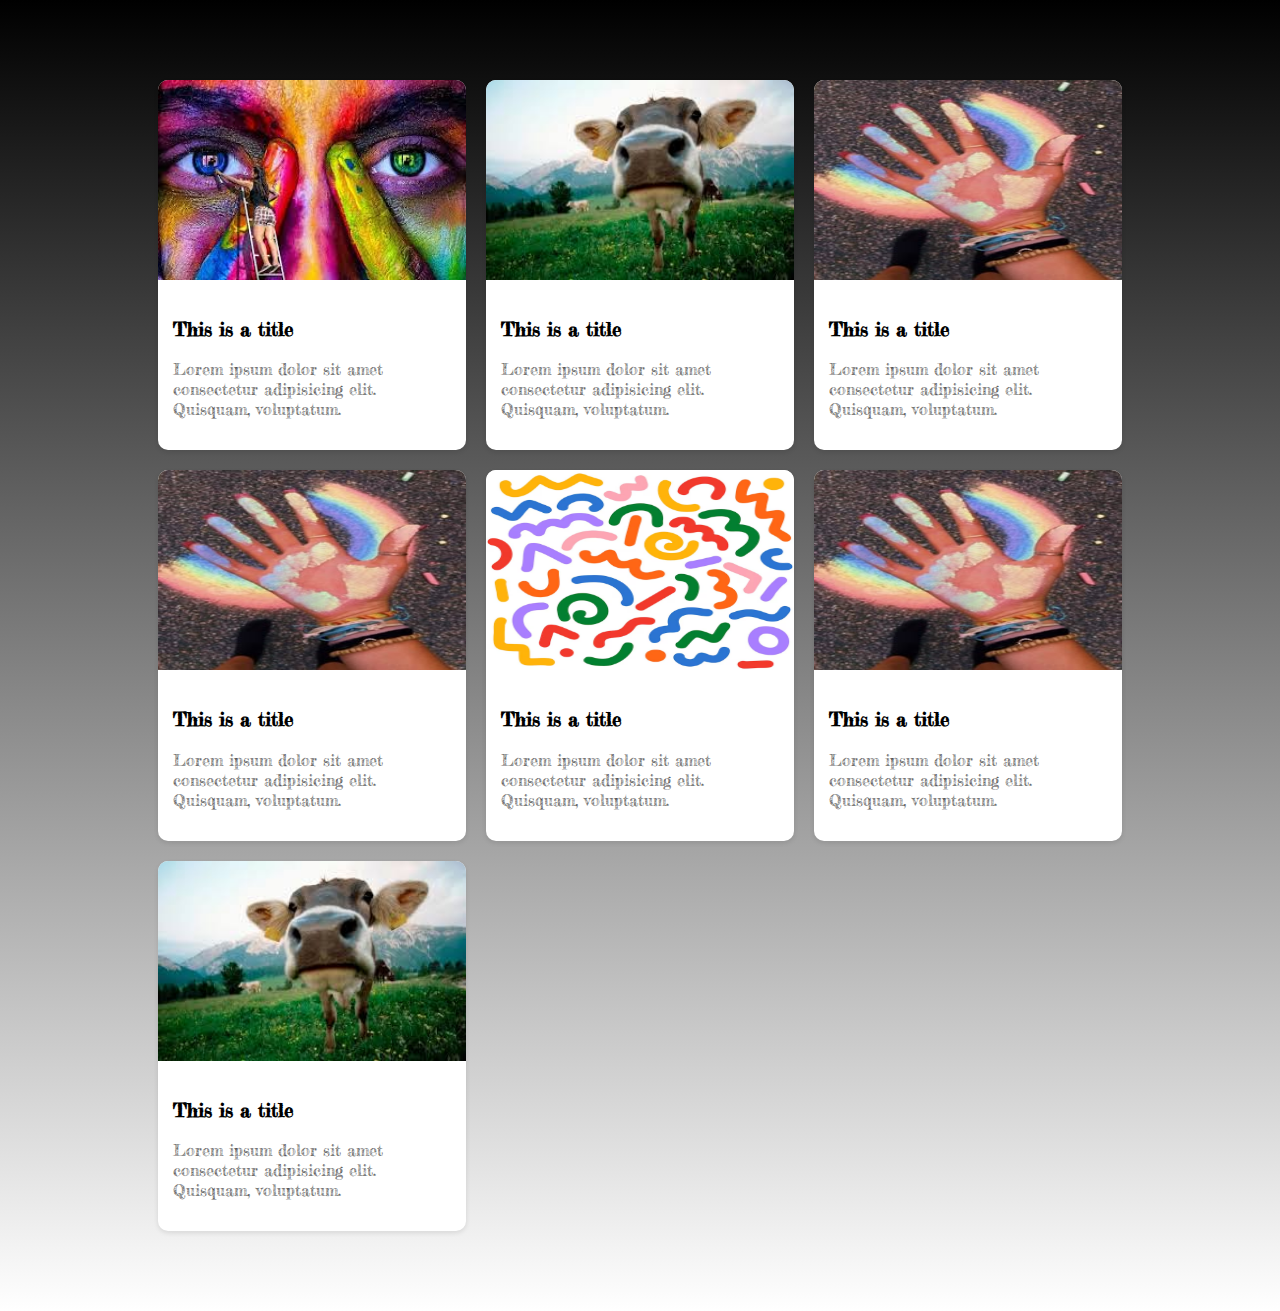
<file: Second/index.html>
<!DOCTYPE html>
<html lang="en">

<head>
    <meta charset="UTF-8">
    <meta name="viewport" content="width=device-width, initial-scale=1.0">
    <title>Project Two</title>
    <link rel="stylesheet" href="CSS/style.css">
    <link rel="preconnect" href="https://fonts.googleapis.com">
    <link rel="preconnect" href="https://fonts.gstatic.com" crossorigin>
    <link href="https://fonts.googleapis.com/css2?family=Fredericka+the+Great&display=swap" rel="stylesheet">
</head>

<body>
    <div class="container">
        <div class="card">
            <img src="images/image-one.jpg" alt="Placeholder Image">
            <div class="card-body">
                <h3>This is a title</h3>
                <p>Lorem ipsum dolor sit amet consectetur adipisicing elit. Quisquam, voluptatum.</p>
            </div>
        </div>
        <div class="card">
            <img src="images/image-three.jpg" alt="Placeholder Image">
            <div class="card-body">
                <h3>This is a title</h3>
                <p>Lorem ipsum dolor sit amet consectetur adipisicing elit. Quisquam, voluptatum.</p>
            </div>
        </div>
        <div class="card">
            <img src="images/image-two.jpg" alt="Placeholder Image">
            <div class="card-body">
                <h3>This is a title</h3>
                <p>Lorem ipsum dolor sit amet consectetur adipisicing elit. Quisquam, voluptatum.</p>
            </div>
        </div>
        <div class="card">
            <img src="images/image-two.jpg" alt="Placeholder Image">
            <div class="card-body">
                <h3>This is a title</h3>
                <p>Lorem ipsum dolor sit amet consectetur adipisicing elit. Quisquam, voluptatum.</p>
            </div>
        </div>
        <div class="card">
            <img src="images/image-four.avif" alt="Placeholder Image">
            <div class="card-body">
                <h3>This is a title</h3>
                <p>Lorem ipsum dolor sit amet consectetur adipisicing elit. Quisquam, voluptatum.</p>
            </div>
        </div>
        <div class="card">
            <img src="images/image-two.jpg" alt="Placeholder Image">
            <div class="card-body">
                <h3>This is a title</h3>
                <p>Lorem ipsum dolor sit amet consectetur adipisicing elit. Quisquam, voluptatum.</p>
            </div>
        </div>
        <div class="card">
            <img src="images/image-three.jpg" alt="Placeholder Image">
            <div class="card-body">
                <h3>This is a title</h3>
                <p>Lorem ipsum dolor sit amet consectetur adipisicing elit. Quisquam, voluptatum.</p>
            </div>
        </div>
    </div>
</body>

</html>
</file>
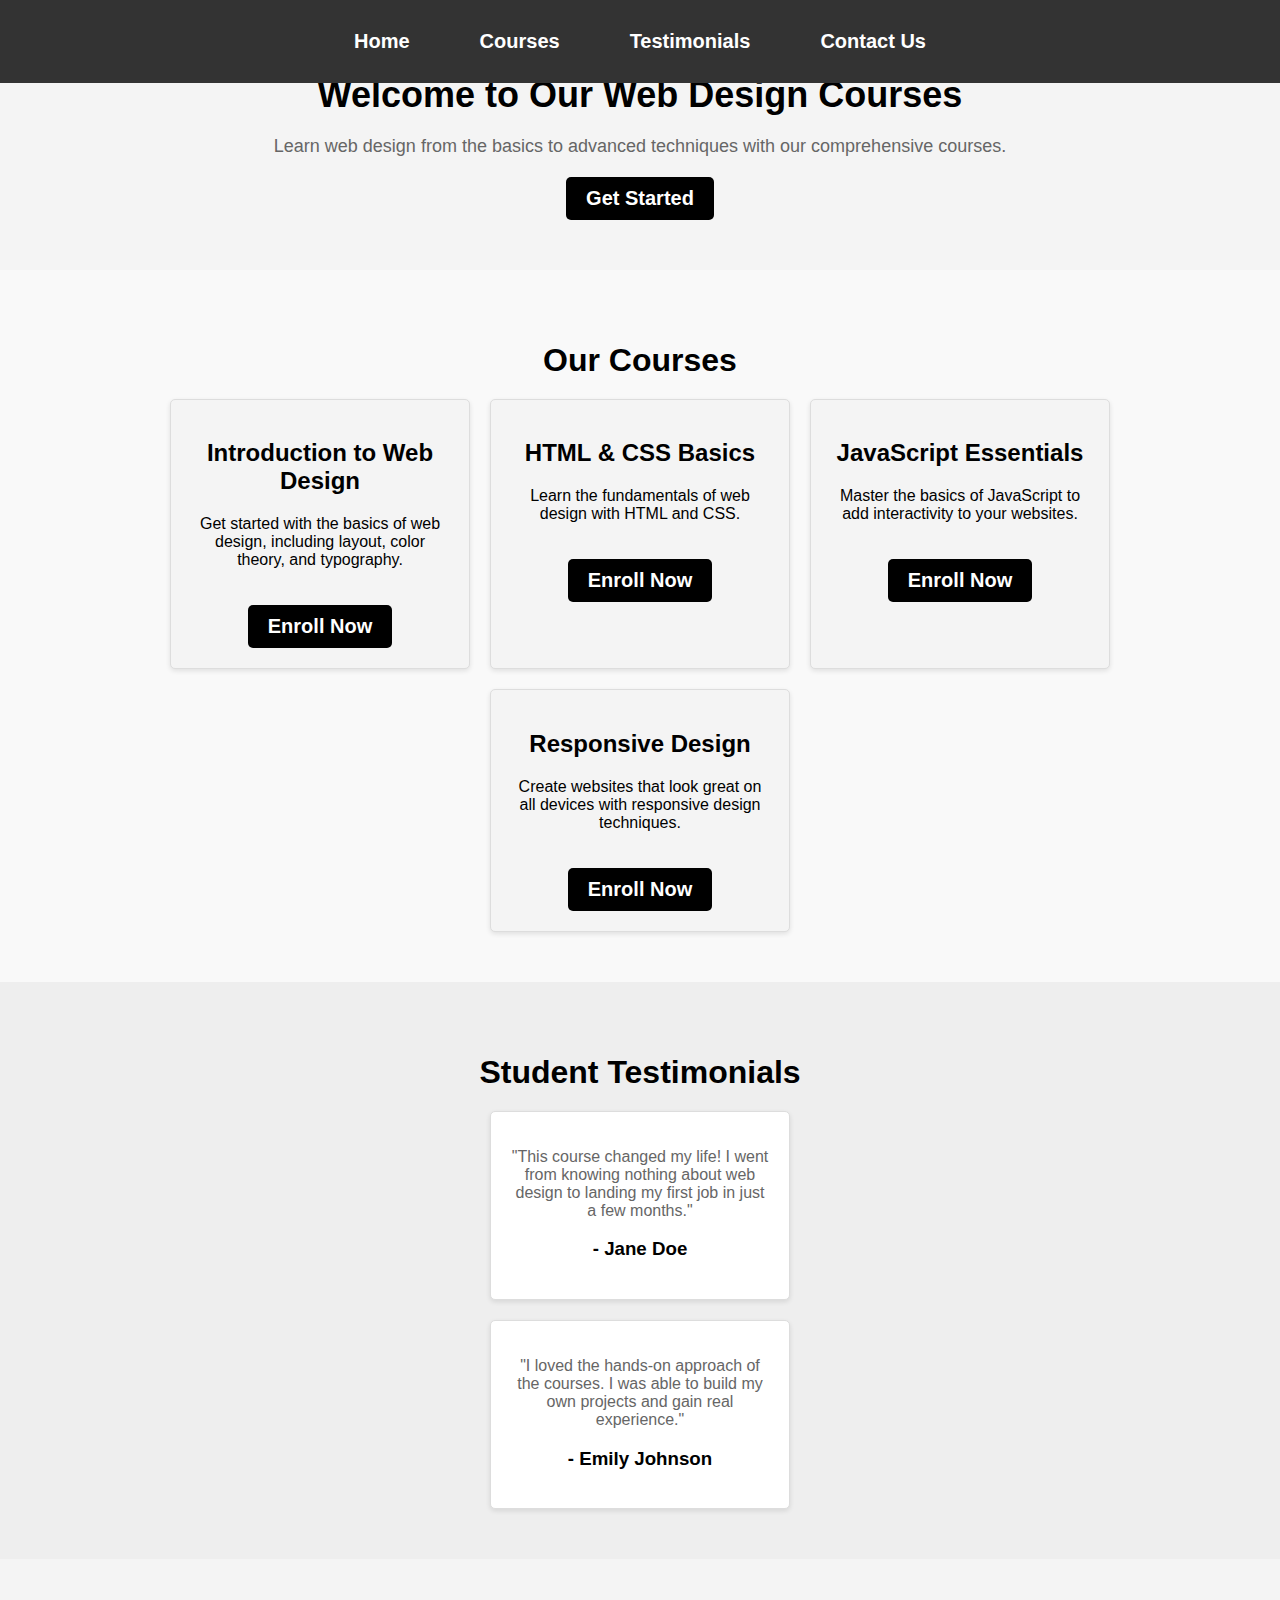
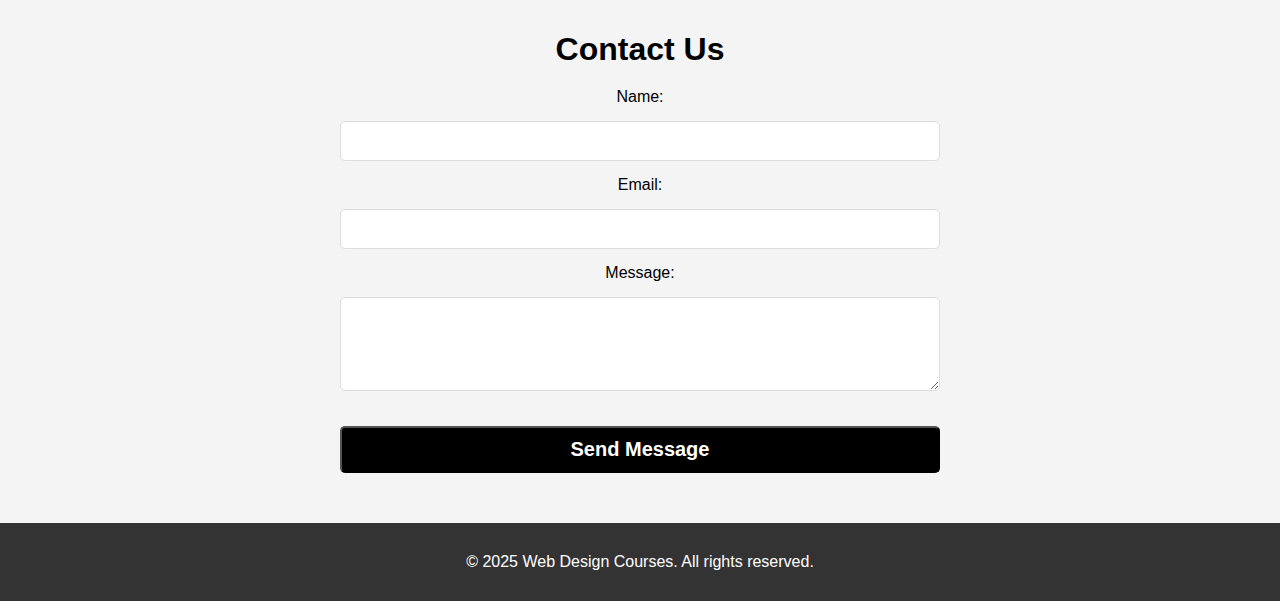
<file: Simple-Web-Design-Course/index.html>
<!DOCTYPE html>
<html lang="en">

<head>
    <meta charset="UTF-8">
    <meta name="viewport" content="width=device-width, initial-scale=1.0">
    <title>Simple Page</title>
    <link rel="stylesheet" href="style.css">
</head>

<body>
    <!-- starting header      -->
    <header>
        <!-- navbar  -->
        <nav>
            <ul>
                <li><a href="#home">Home</a></li>
                <li><a href="#course">Courses</a></li>
                <li><a href="#testimonials">Testimonials</a></li>
                <li><a href="#contact">Contact Us</a></li>
            </ul>
        </nav>
        <!-- end navbar  -->
        <!-- header body  -->
        <div class="header-body" id="home">
            <h1>Welcome to Our Web Design Courses</h1>
            <p>Learn web design from the basics to advanced techniques with our comprehensive courses.</p>
            <a href="#contact" class="btn">Get Started</a>
    </header>
    <!-- ending header      -->

    <!-- starting main section  -->
    <section>
        <h1 id="course">Our Courses</h1>
        <div class="courses">
            <div class="course">
                <h2>Introduction to Web Design</h2>
                <p>Get started with the basics of web design, including layout, color theory, and typography.</p>
                <a href="#contact" class="btn">Enroll Now</a>
            </div>
            <div class="course">
                <h2>HTML & CSS Basics</h2>
                <p>Learn the fundamentals of web design with HTML and CSS.</p>
                <a href="#contact" class="btn">Enroll Now</a>
            </div>
            <div class="course">
                <h2>JavaScript Essentials</h2>
                <p>Master the basics of JavaScript to add interactivity to your websites.</p>
                <a href="#contact" class="btn">Enroll Now</a>
            </div>
            <div class="course">
                <h2>Responsive Design</h2>
                <p>Create websites that look great on all devices with responsive design techniques.</p>
                <a href="#contact" class="btn">Enroll Now</a>
            </div>
        </div>
    </section>
    <!-- ending main section  -->

    <!-- starting testimonials section  -->
    <div class="test-section">
        <h1 id="testimonials">Student Testimonials</h1>
        <div class="testimonials">
            <div class="testimonial">
                <p>"This course changed my life! I went from knowing nothing about web design to landing my first job in
                    just a few months."</p>
                <h3>- Jane Doe</h3>
            </div>
            <div class="testimonial">
                <p>"I loved the hands-on approach of the courses. I was able to build my own projects and gain real
                    experience."</p>
                <h3>- Emily Johnson</h3>
            </div>

        </div>
    </div>
    <!-- ending testimonials section  -->

     <!-- starting contact section  --> 
      <div class="contact" id="contact">
        <h1>Contact Us</h1>
        <form action="#" method="post">
            <label for="name">Name:</label>
            <input type="text" id="name" name="name" required>
            <label for="email">Email:</label>
            <input type="email" id="email" name="email" required>
            <label for="message">Message:</label>
            <textarea id="message" name="message" rows="4" required></textarea>
            <button type="submit" class="btn">Send Message</button>
        </form>
      </div>
    <!-- ending contact section  -->

    <!-- starting footer section  -->
    <footer>
        <p>&copy; 2025 Web Design Courses. All rights reserved.</p>
    </footer>
</body>

</html>
</file>
<file: Second/CSS/style.css>
*{
    box-sizing: border-box;
}
body{
    margin: 0;
    padding: 0;
    font-family: "Fredericka the Great", serif;
    background-image: linear-gradient(
        to bottom,
        black,
        rgba(255, 255, 255, 0.8)
    );
}
.container{
    width: 80%;
    margin:50px auto;
    padding: 20px;
    display: flex;
    flex-wrap: wrap;
}
.card{
    max-width: calc(33.333% - 20px); 
    margin: 10px;
    background-color: #fff;
    box-shadow: 0 2px 5px rgba(0,0,0,0.1);
    border-radius: 10px;
}
.card img{
    width: 100%;
    height: 200px;
    background-size: cover;
    transition: all 0.3s ease;
    border-radius: 10px 10px 0 0;
}
.card-body{
    padding: 15px;
}
.card-body h2{
    font-size: 1.5em;
    margin: 0 0 10px;
}
.card-body p{
    font-size: 1em;
    color: #555;
}
</file>
<file: Simple-Web-Design-Course/style.css>
*{
    box-sizing: border-box;
}
body {
    font-family: Arial, sans-serif;
    margin: 0;
    padding: 0;
}
/* starting header navbar styling */
header nav{
    width: 100%;
    background-color: #333;
    padding: 30px 0;
    position: fixed;
    top: 0;
    left: 0;
    z-index: 1000;
    display: flex;
    justify-content: center;
    align-items: center;
}
header nav ul {
    list-style: none;
    margin: 0;
    padding: 0;
    display: flex;
}
header nav ul li {
    margin: 0 20px;
    font-size: 20px;
    font-weight: bold;
    
}
header nav ul li a {
    text-decoration: none;
    color: white;
    transition:all 0.3s ease;
    padding: 10px 15px;
}
header nav ul li a:hover {
   background-color: #555;
   border-radius: 5px;
}
@media (max-width: 768px) {
    header nav ul {
        flex-direction: column;
        align-items: center;
        width: 100%;
    }
    header nav ul li {
        width: 100%;
        margin: 10px 0;
        font-size: 18px;
        padding: 10px 0;
        border-bottom: 1px solid #555;
    }
    header nav ul li a {
        width: 100%;
        text-align: center;
    }
    
}
/* header body styling */
header .header-body {
    text-align: center;
    padding: 50px 0;
    background-color: #f4f4f4;
}
header .header-body h1 {
    font-size: 36px;
    margin-bottom: 20px;
}
header .header-body p {
    font-size: 18px;
    color: #666;
    margin-bottom: 0;
}
.btn{
    display: inline-block;
    text-decoration: none;
    color: white;
    background-color: #000;
    padding: 10px 20px;
    border-radius: 5px;
    margin-top: 20px;
    font-weight: bold;
    font-size: 20px;
}
@media (max-width: 768px) {
    header .header-body h1 {
        font-size: 28px;
    }
    header .header-body p {
        font-size: 16px;
    }
     .btn {
        font-size: 18px;
        padding: 8px 16px;
    }
}
/* start section style  */
section {
    padding: 50px 20px;
    background-color: #f9f9f9;
    text-align: center;
}
section h1{
    font-size: 32px;
    margin-bottom: 20px;
}
section .courses{
    display: flex;
    flex-wrap: wrap;
    justify-content: center;
    gap: 20px;
}
section .course {
    background-color: #f4f4f4;
    border: 1px solid #ddd;
    border-radius: 5px;
    padding: 20px;
    width: 300px;
    box-shadow: 0 2px 5px rgba(0,0,0,0.1);
}
/* testimonials section styling  */
.test-section{
    background-color: #eee;
    padding: 50px 20px;
    text-align: center;
}
.test-section h1 {
    font-size: 32px;
    margin-bottom: 20px;
}
.test-section .testimonials {
    display: flex;
    flex-wrap: wrap;
    /* justify-content: center; */
    align-items: center;
    gap: 20px;
    flex-direction: column;
}
.testimonials .testimonial{
    background-color: #fff;
    border: 1px solid #ddd;
    border-radius: 5px;
    padding: 20px;
    width: 300px;
    box-shadow: 0 2px 5px rgba(0,0,0,0.1);
}
.testimonial p {
    font-size: 16px;
    color: #666;
    margin-bottom: 10px;
}
/* start contact section  */
.contact {
    background-color: #f4f4f4;
    padding: 50px 20px;
    text-align: center;
}
.contact h1 {
    font-size: 32px;
    margin-bottom: 20px;
}
.contact form{
    max-width: 600px;
    margin: 0 auto;
    display: flex;
    flex-direction: column;
    gap: 15px;
}
.contact form input,
.contact form textarea {
    width: 100%;
    padding: 10px;
    border: 1px solid #ddd;
    border-radius: 5px;
    font-size: 16px;
}
/* start footer  */
footer {
    background-color: #333;
    color: white;
    text-align: center;
    padding: 20px 0;
}
footer p {
    margin: 10px 0;
    font-size: 16px;
}
</file>
